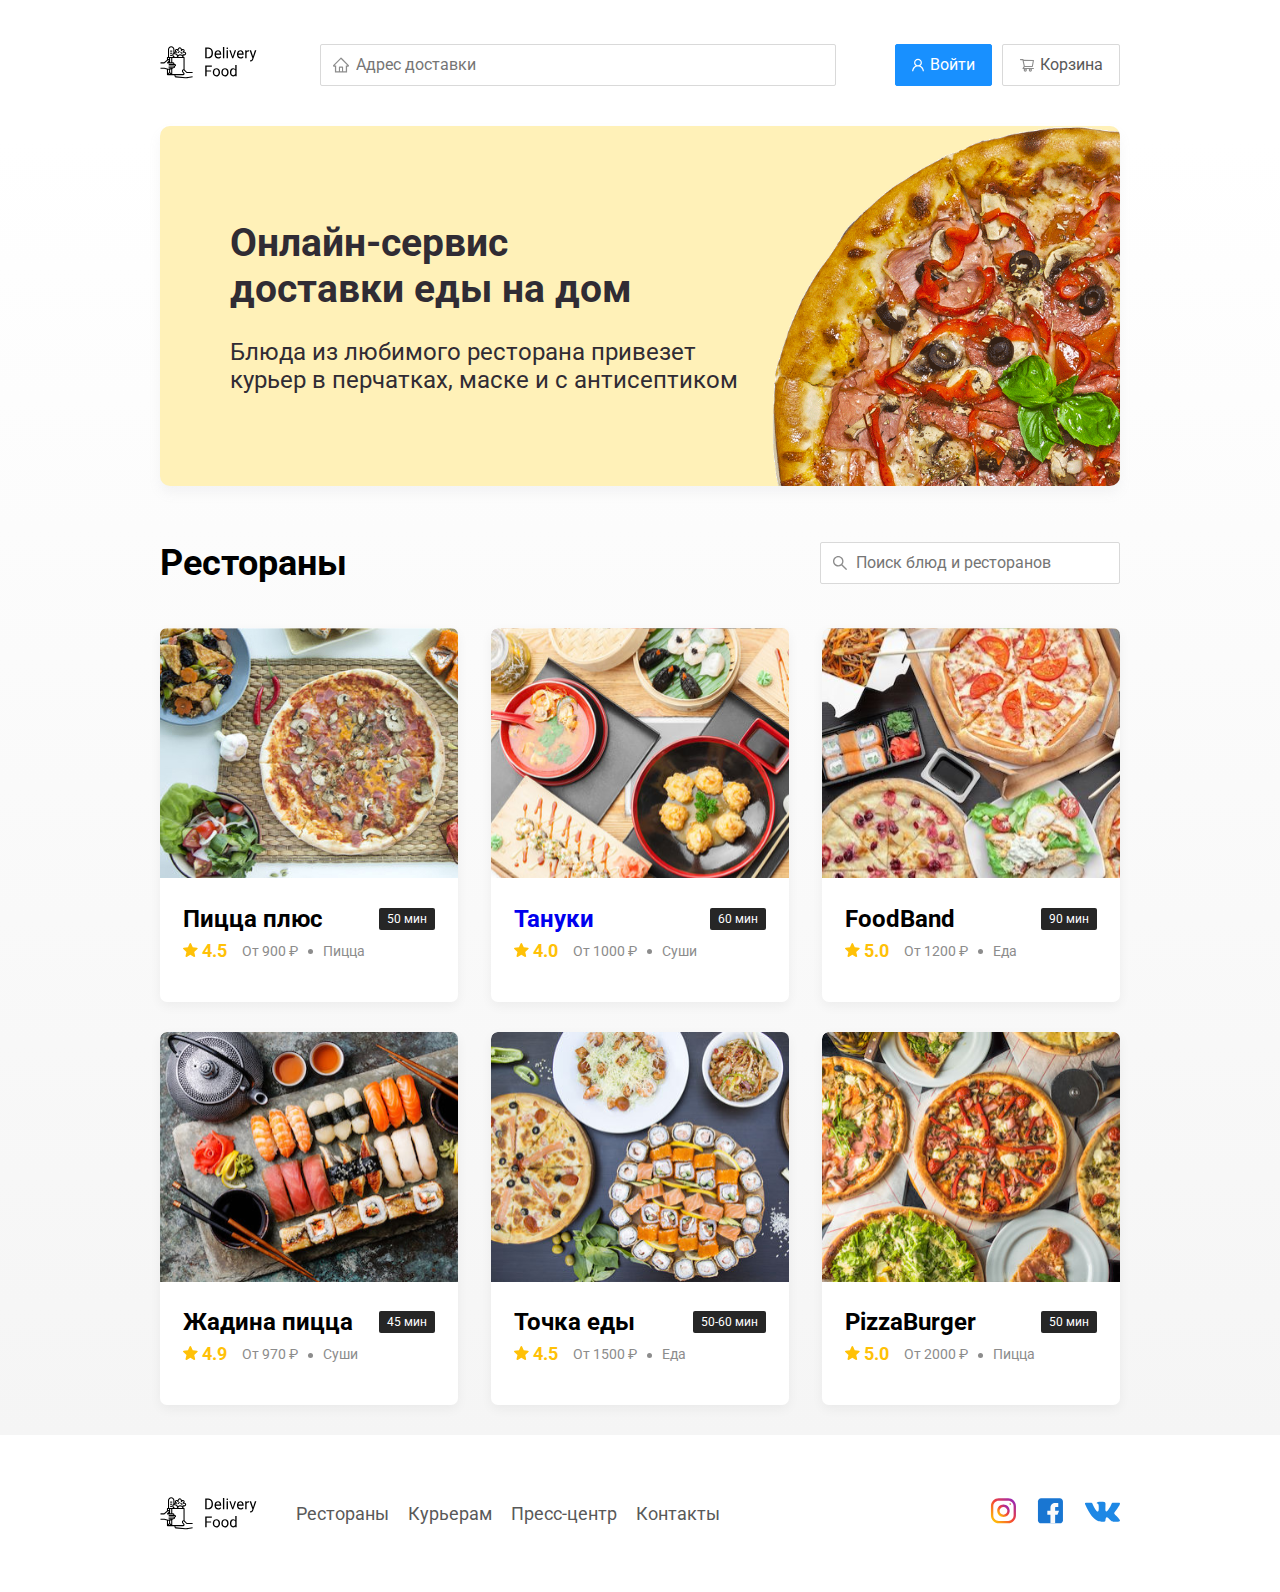
<file: index.html>
<!DOCTYPE html>
<html lang="ru">
<head>
    <meta charset="UTF-8">
    <meta name="viewport" content="width=device-width, initial-scale=1.0">
    <title>Delivery Food - доставка еды на дом</title>
    <link href="https://fonts.googleapis.com/css?family=Roboto:400,700&display=swap" rel="stylesheet">
    <link rel="stylesheet" href="css/normalize.css">
    <link rel="stylesheet" href="css/style.css">
</head>
<body>
    <div class="container">
        <header class="header">
            <a href="index.html" class="logo">
                <img src="img/logo.svg" alt="Logo">
            </a>
            <input type="text" class="input input-address" placeholder="Адрес доставки">
            <div class="buttons">
                <button class="button button-primary">
                    <img src="img/user.svg" alt="user" class="button-icon">
                    <span class="button-text">Войти</span>
                </button>
                <button class="button">
                    <img src="img/shopping-card.svg" alt="shopping-card" class="button-icon">
                    <span class="button-text">Корзина</span>
                </button>
            </div>
        </header>
    </div>
    <!-- /.container -->
    <main class="main">
        <div class="container">
            <section class="promo">
                <h1 class="promo-title">Онлайн-сервис <br> доставки еды на дом</h1>
                <p class="promo-text">Блюда из любимого ресторана привезет курьер в перчатках, маске и с антисептиком</p>
            </section>
            <section class="restaurant">
                <div class="section-heading">
                    <h2 class="section-title">Рестораны</h2>
                    <input type="text" class="input input-search" placeholder="Поиск блюд и ресторанов">
                </div>
                <div class="cards">
                    <!-- /.cards -->
                    <div class="card">
                        <img src="img/image.jpg" alt="card-image" class="card-image">
                        <div class="card-text">
                            <div class="card-heading">
                                <h3 class="card-title">Пицца плюс</h3>
                                <span class="card-tag tag">50 мин</span>
                            </div>
                            <!-- /.card-heading -->
                            <div class="card-info">
                                <div class="rating">
                                    <img src="img/rating.svg" alt="rating" class="rating-star"> 4.5
                                </div>
                                <div class="price">От 900 ₽</div>
                                <div class="category">Пицца</div>
                            </div>
                            <!-- /.card-info -->
                        </div>
                        <!-- /.card-text -->
                    </div>
                    <!-- /.card -->
                    <a href="restaurant.html" class="card">
                        <img src="img/tanuki.svg" alt="card-image" class="card-image">
                        <div class="card-text">
                            <div class="card-heading">
                                <h3 class="card-title">Тануки</h3>
                                <span class="card-tag tag">60 мин</span>
                            </div>
                            <!-- /.card-heading -->
                            <div class="card-info">
                                <div class="rating">
                                    <img src="img/rating.svg" alt="rating" class="rating-star"> 4.0
                                </div>
                                <div class="price">От 1000 ₽</div>
                                <div class="category">Суши</div>
                            </div>
                            <!-- /.card-info -->
                        </div>
                        <!-- /.card-text -->
                    </a>
                    <!-- /.card -->
                    <div class="card">
                        <img src="img/foodband.svg" alt="card-image" class="card-image">
                        <div class="card-text">
                            <div class="card-heading">
                                <h3 class="card-title">FoodBand</h3>
                                <span class="card-tag tag">90 мин</span>
                            </div>
                            <!-- /.card-heading -->
                            <div class="card-info">
                                <div class="rating">
                                    <img src="img/rating.svg" alt="rating" class="rating-star"> 5.0
                                </div>
                                <div class="price">От 1200 ₽</div>
                                <div class="category">Еда</div>
                            </div>
                            <!-- /.card-info -->
                        </div>
                        <!-- /.card-text -->
                    </div>
                    <!-- /.card -->
                    <div class="card">
                        <img src="img/zhadina.svg" alt="card-image" class="card-image">
                        <div class="card-text">
                            <div class="card-heading">
                                <h3 class="card-title">Жадина пицца</h3>
                                <span class="card-tag tag">45 мин</span>
                            </div>
                            <!-- /.card-heading -->
                            <div class="card-info">
                                <div class="rating">
                                    <img src="img/rating.svg" alt="rating" class="rating-star"> 4.9
                                </div>
                                <div class="price">От 970 ₽</div>
                                <div class="category">Суши</div>
                            </div>
                            <!-- /.card-info -->
                        </div>
                        <!-- /.card-text -->
                    </div>
                    <!-- /.card -->
                    <div class="card">
                        <img src="img/tochka_edy.svg" alt="card-image" class="card-image">
                        <div class="card-text">
                            <div class="card-heading">
                                <h3 class="card-title">Точка еды</h3>
                                <span class="card-tag tag">50-60 мин</span>
                            </div>
                            <!-- /.card-heading -->
                            <div class="card-info">
                                <div class="rating">
                                    <img src="img/rating.svg" alt="rating" class="rating-star"> 4.5
                                </div>
                                <div class="price">От 1500 ₽</div>
                                <div class="category">Еда</div>
                            </div>
                            <!-- /.card-info -->
                        </div>
                        <!-- /.card-text -->
                    </div>
                    <!-- /.card -->
                    <div class="card">
                        <img src="img/burger.svg" alt="card-image" class="card-image">
                        <div class="card-text">
                            <div class="card-heading">
                                <h3 class="card-title">PizzaBurger</h3>
                                <span class="card-tag tag">50 мин</span>
                            </div>
                            <!-- /.card-heading -->
                            <div class="card-info">
                                <div class="rating">
                                    <img src="img/rating.svg" alt="rating" class="rating-star"> 5.0
                                </div>
                                <div class="price">От 2000 ₽</div>
                                <div class="category">Пицца</div>
                            </div>
                            <!-- /.card-info -->
                        </div>
                        <!-- /.card-text -->
                    </div>
                    <!-- /.card -->
                </div>
            </section>
        </div>
        <!-- /.container -->
    </main>
    
    <footer class="footer">
        <div class="container">
            <div class="footer-block">
                <img src="img/logo.svg" alt="logo" class="logo footer-logo">
                <nav class="footer-nav">
                    <a href="#" class="footer-link">Рестораны</a>
                    <a href="#" class="footer-link">Курьерам</a>
                    <a href="#" class="footer-link">Пресс-центр</a>
                    <a href="#" class="footer-link">Контакты</a>
                </nav>
                <div class="social-links">
                    <a href="#" class="social-link"><img src="img/insta.svg" alt="instagram"></a>
                    <a href="#" class="social-link"><img src="img/facebook.svg" alt="facebook"></a>
                    <a href="#" class="social-link"><img src="img/vk.svg" alt="vk"></a>
                </div>
                <!-- /.social-links -->
            </div>
            <!-- /.footer-block -->
        </div>
    </footer>
</body>
</html>
</file>
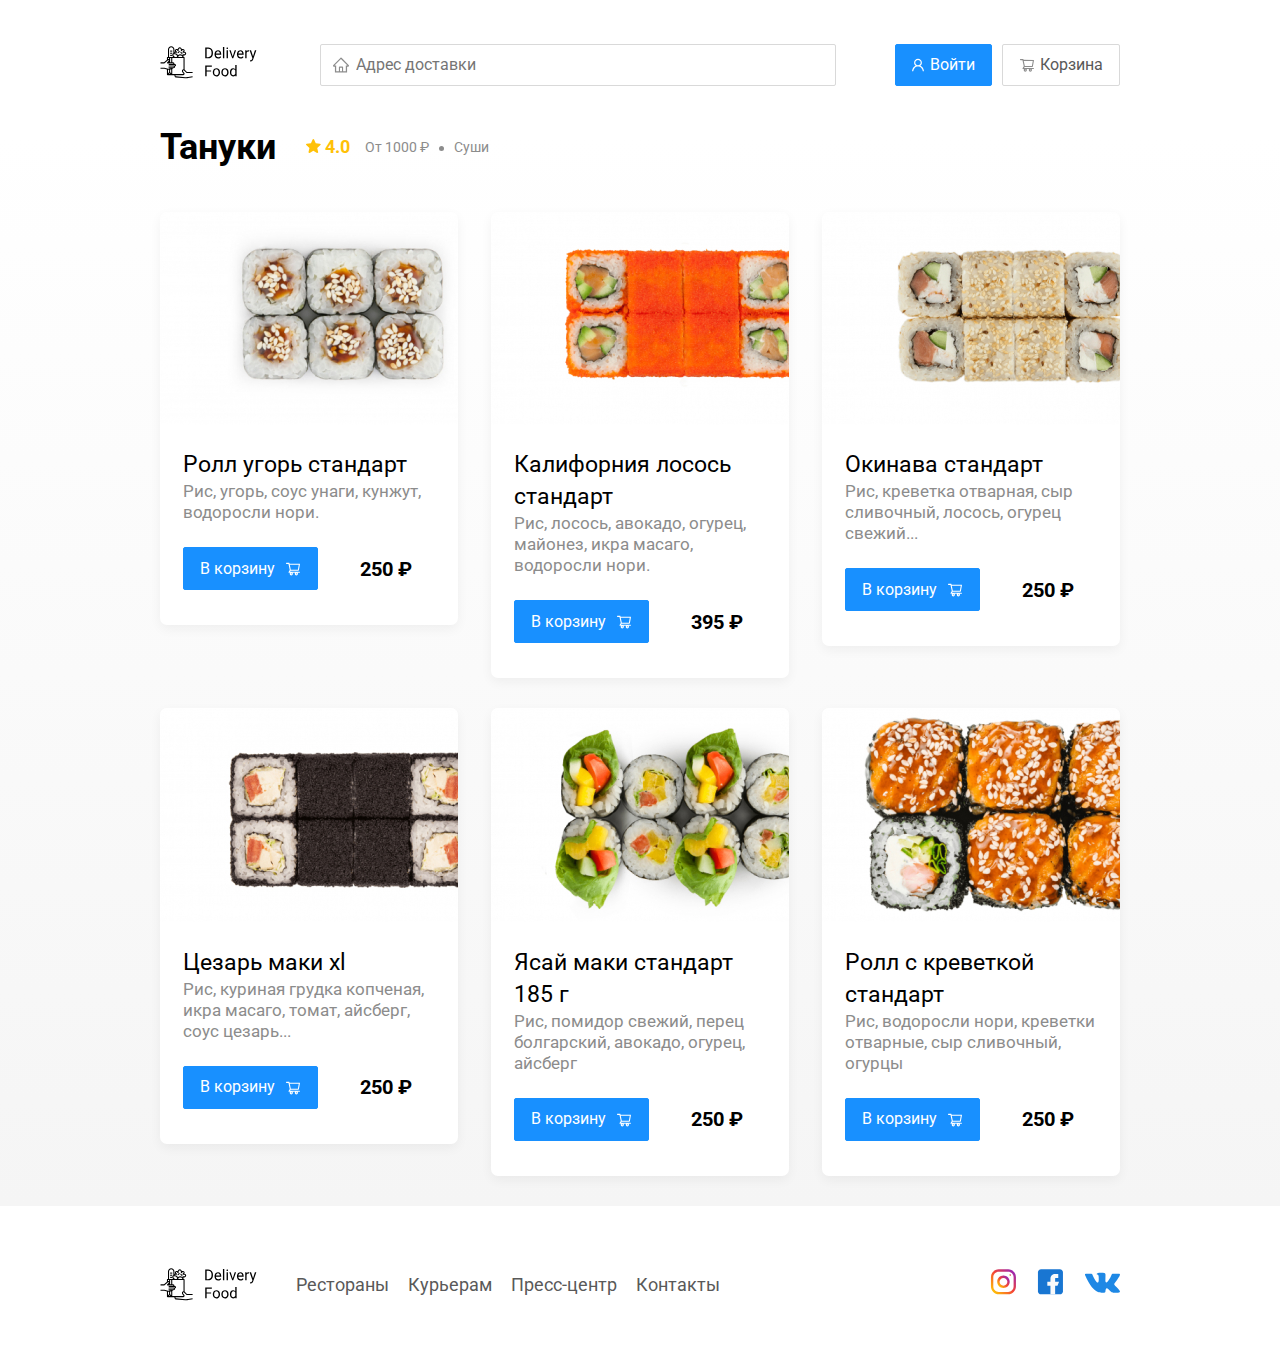
<file: restaurant.html>
<!DOCTYPE html>
<html lang="ru">
<head>
    <meta charset="UTF-8">
    <meta name="viewport" content="width=device-width, initial-scale=1.0">
    <title>Тануки - доставка еды на дом</title>
    <link href="https://fonts.googleapis.com/css?family=Roboto:400,700&display=swap" rel="stylesheet">
    <link rel="stylesheet" href="css/animate.min.css">
    <link rel="stylesheet" href="css/styles.css">
    <link rel="stylesheet" href="css/normalize.css">
</head>
<body>
    <div class="container">
        <header class="header">
            <a href="index.html" class="logo">
                <img src="img/logo.svg" alt="Logo">
            </a>
            <input type="text" class="input input-address" placeholder="Адрес доставки">
            <div class="buttons">
                <button class="button button-primary">
                    <img src="img/user.svg" alt="user" class="button-icon">
                    <span class="button-text">Войти</span>
                </button>
                <button class="button" id="card-button">
                    <img src="img/shopping-card.svg" alt="shopping-card" class="button-icon">
                    <span class="button-text">Корзина</span>
                </button>
            </div>
        </header>
    </div> 
	<!-- /.container -->

    <main class="main">
        <div class="container">
            <section class="restaurant">
                <div class="section-heading">
                    <h2 class="section-title">Тануки</h2>
                    <div class="card-info">
                        <div class="rating"><img src="img/rating.svg" alt="rating" class="rating-star"> 4.0</div>
                        <div class="price">От 1000 ₽</div>
                        <div class="category">Суши</div>
                    </div> 
					<!-- /.card-info -->
                </div>
                <div class="cards">
                    <!-- /.cards -->
                    <div class="card wow animate__animated animate__fadeInUp" data-wow-delay="0.4s">
                        <img src="img/roll.jpg" alt="card-image" class="card-image">
                        <div class="card-text">
                            <div class="card-heading">
                                <h3 class="card-title">Ролл угорь стандарт</h3>
                            </div> 
							<!-- /.card-heading -->
                            <div class="card-info">
                                <div class="ingredients">Рис, угорь, соус унаги, кунжут, водоросли нори.</div>
                            </div> 
							<!-- /.card-info -->
                            <div class="card-buttons">
                                <button class="button button-primary">
                                    <span class="button-card-text">В корзину</span>
                                    <img src="img/icon.svg" alt="shopping-cart" class="card-button-image">
                                </button>
                                <strong class="card-price-bold"> 250 ₽</strong>
                            </div>
                        </div> 
						<!-- /.card-text -->
                    </div> 
					<!-- /.card -->
                    <div class="card wow animate__animated animate__fadeInUp" data-wow-delay="0.6s">
                        <img src="img/kalifornia.jpg" alt="card-image" class="card-image">
                        <div class="card-text">
                            <div class "card-heading">
                                <h3 class="card-title">Калифорния лосось стандарт</h3>
                            </div> 
							<!-- /.card-heading -->
                            <div class="card-info">
                                <div class="ingredients">Рис, лосось, авокадо, огурец, майонез, икра масаго, водоросли нори.</div>
                            </div> 
							<!-- /.card-info -->
                            <div class="card-buttons">
                                <button class="button button-primary">
                                    <span class="button-card-text">В корзину</span>
                                    <img src="img/icon.svg" alt="shopping-cart" class="card-button-image">
                                </button>
                                <strong class="card-price-bold"> 395 ₽</strong>
                            </div>
                        </div> 
						<!-- /.card-text -->
                    </div> 
					<!-- /.card -->
                    <div class="card wow animate__animated animate__fadeInUp" data-wow-delay="0.8s">
                        <img src="img/okinava.jpg" alt="card-image" class="card-image">
                        <div class="card-text">
                            <div class="card-heading">
                                <h3 class="card-title">Окинава стандарт</h3>
                            </div> 
							<!-- /.card-heading -->
                            <div class="card-info">
                                <div class="ingredients">Рис, креветка отварная, сыр сливочный, лосось, огурец свежий...</div>
                            </div> 
							<!-- /.card-info -->
                            <div class="card-buttons">
                                <button class="button button-primary">
                                    <span class="button-card-text">В корзину</span>
                                    <img src="img/icon.svg" alt="shopping-cart" class="card-button-image">
                                </button>
                                <strong class="card-price-bold"> 250 ₽</strong>
                            </div>
                        </div> 
						<!-- /.card-text -->
                    </div> 
					<!-- /.card -->
                    <div class="card wow animate__animated animate__fadeInUp" data-wow-delay="1s">
                        <img src="img/ceasar.jpg" alt="card-image" class="card-image">
                        <div class="card-text">
                            <div class="card-heading">
                                <h3 class="card-title">Цезарь маки хl</h3>
                            </div> 
							<!-- /.card-heading -->
                            <div class="card-info">
                                <div class="ingredients">Рис, куриная грудка копченая, икра масаго, томат, айсберг, соус цезарь...</div>
                            </div> 
							<!-- /.card-info -->
                            <div class="card-buttons">
                                <button class="button button-primary">
                                    <span class="button-card-text">В корзину</span>
                                    <img src="img/icon.svg" alt="shopping-cart" class="card-button-image">
                                </button>
                                <strong class="card-price-bold"> 250 ₽</strong>
                            </div>
                        </div> 
						<!-- /.card-text -->
                    </div> 
					<!-- /.card -->
                    <div class="card wow animate__animated animate__fadeInUp" data-wow-delay="1.2s">
                        <img src="img/jasaj.jpg" alt="card-image" class="card-image">
                        <div class="card-text">
                            <div class="card-heading">
                                <h3 class="card-title">Ясай маки стандарт 185 г</h3>
                            </div> 
							<!-- /.card-heading -->
                            <div class="card-info">
                                <div class="ingredients">Рис, помидор свежий, перец болгарский, авокадо, огурец, айсберг</div>
                            </div> 
							<!-- /.card-info -->
                            <div class="card-buttons">
                                <button class="button button-primary">
                                    <span class="button-card-text">В корзину</span>
                                    <img src="img/icon.svg" alt="shopping-cart" class="card-button-image">
                                </button>
                                <strong class="card-price-bold"> 250 ₽</strong>
                            </div>
                        </div> 
						<!-- /.card-text -->
                    </div> 
					<!-- /.card -->
                    <div class="card wow animate__animated animate__fadeInUp" data-wow-delay="1.4s">
                        <img src="img/shrimp.jpg" alt="card-image">
                        <div class="card-text">
                            <div class="card-heading">
                                <h3 class="card-title">Ролл с креветкой стандарт</h3>
                            </div> 
							<!-- /.card-heading -->
                            <div class="card-info">
                                <div class="ingredients">Рис, водоросли нори, креветки отварные, сыр сливочный, огурцы</div>
                            </div> 
							<!-- /.card-info -->
                            <div class="card-buttons">
                                <button class="button button-primary">
                                    <span class="button-card-text">В корзину</span>
                                    <img src="img/icon.svg" alt="shopping-cart" class="card-button-image">
                                </button>
                                <strong class="card-price-bold"> 250 ₽</strong>
                            </div>
                        </div> 
						<!-- /.card-text -->
                    </div> 
					<!-- /.card -->
                </div>
            </section>
        </div> 
		<!-- /.container -->
    </main>

    <footer class="footer">
        <div class="container">
            <div class="footer-block">
                <img src="img/logo.svg" alt="logo" class="logo footer-logo">
                <nav class="footer-nav">
                    <a href="#" class="footer-link">Рестораны</a>
                    <a href="#" class="footer-link">Курьерам</a>
                    <a href="#" class="footer-link">Пресс-центр</a>
                    <a href="#" class="footer-link">Контакты</a>
                </nav>
                <div class="social-links">
                    <a href="#" class="social-link"><img src="img/insta.svg" alt="instagram"></a>
                    <a href="#" class="social-link"><img src="img/facebook.svg" alt="facebook"></a>
                    <a href="#" class="social-link"><img src="img/vk.svg" alt="vk"></a>
                </div> 
				<!-- /.social-links -->
            </div> 
			<!-- /.footer-block -->
        </div>
    </footer>
    
    <div class="modal">
        <div class="modal-dialog wow animate__animated animate__fadeInUp" data-wow-delay="0.5s">
            <div class="modal-header">
                <h3 class="modal-title">Корзина</h3>
                <button class="close">&times;</button>
            </div> 
			<!-- /.modal-header -->
            <div class="modal-body">
                <div class="food-row">
                    <span class="food-name">Ролл угорь стандарт</span>
                    <strong class="food-price"> 250 ₽</strong>
                    <div class="food-counter">
                        <button class="counter-button">-</button>
                        <span class="counter">1</span>
                        <button class="counter-button">+</button>
                    </div>
                </div> 
				<!-- /.foods-row -->
                <div class="food-row">
                    <span class="food-name">Ролл угорь стандарт</span>
                    <strong class="food-price"> 250 ₽</strong>
                    <div class="food-counter">
                        <button class="counter-button">-</button>
                        <span class="counter">1</span>
                        <button class="counter-button">+</button>
                    </div>
                </div> 
				<!-- /.foods-row -->
                <div class="food-row">
                    <span class="food-name">Ролл угорь стандарт</span>
                    <strong class="food-price"> 250 ₽</strong>
                    <div class="food-counter">
                        <button class="counter-button">-</button>
                        <span class="counter">1</span>
                        <button class="counter-button">+</button>
                    </div>
                </div> 
				<!-- /.foods-row -->
                <div class="food-row">
                    <span class="food-name">Ролл угорь стандарт</span>
                    <strong class="food-price"> 250 ₽</strong>
                    <div class="food-counter">
                        <button class="counter-button">-</button>
                        <span class="counter">1</span>
                        <button class="counter-button">+</button>
                    </div>
                </div> 
				<!-- /.foods-row -->
                <div class="food-row">
                    <span class="food-name">Ролл угорь стандарт</span>
                    <strong class="food-price"> 250 ₽</strong>
                    <div class="food-counter">
                        <button class="counter-button">-</button>
                        <span class="counter">1</span>
                        <button class="counter-button">+</button>
                    </div>
                </div> 
				<!-- /.foods-row -->
            </div> 
			<!-- /.modal-body -->
            <div class="modal-footer">
                <span class="modal-pricetag"> 1250 ₽</span>
                <div class="footer-buttons">
                    <button class="button button-primary">Оформить заказ</button>
                    <button class="button">Отмена</button>
                </div>
            </div> 
			<!-- /.modal-footer -->
        </div> 
		<!-- /.modal-dialog -->
    </div>

    <script src="js/wow.min.js"></script>
    <script src="js/main.js"></script>
</body>
</html>
</file>
<file: css/style.css>
* {
    box-sizing: border-box;
}

body {
    font-family: "Roboto", sans-serif;
    padding-top: 44px;
}

.container {
    max-width: 1200px;
    margin: auto;
}

.main {
    background: linear-gradient(180deg, rgba(245, 245, 245, 0) 1.04%, #f5f5f5 100%);
}

.header {
    display: flex;
    align-items: center;
    justify-content: space-between;
    margin-bottom: 40px;
}

.input {
    background: #ffffff;
    border: 1px solid #d9d9d9;
    border-radius: 2px;
    font-size: 16px;
    line-height: 24px;
    padding: 8px;
    padding-left: 35px;
    background-repeat: no-repeat;
    background-position: left 11px center;
}

.input-address {
    flex: 0.8;
    background-image: url(../img/home.svg);
}

.input-search {
    width: 300px;
    background-image: url(../img/search.svg);
}

.buttons {
    display: flex;
    align-items: center;
}

.button {
    display: flex;
    align-items: center;
    padding: 8px 16px;  
    background: #ffffff;
    border: 1px solid #d9d9d9;
    box-sizing: border-box;
    box-shadow: 0px 0px 2px rgba(0, 0, 0, 0.0015);
    border-radius: 2px;
    color: #595959;
    font-size: 16px;
    line-height: 24px;
}

.button-primary {
    background: #1890ff;
    border: 1px solid #1890ff;
    color: #ffffff;
    margin-right: 10px;
}

.button-icon {
    margin-right: 6px;
    vertical-align: middle;
}

.button-text {
    vertical-align: middle;
}

.promo {
    box-shadow: 0px 7px 12px rgba(158, 158, 163, 0.1);
    background: #fff1b8 url(../img/promo.png) no-repeat top 5px right -0px / 500px;
    border-radius: 10px;
    padding: 68px 70px;
    margin-bottom: 56px;
}

.promo-title {
    font-style: normal;
    font-weight: bold;
    font-size: 39px;
    line-height: 46px;
    color: #302c34;
}

.promo-text {
    max-width: 538px;
    font-style: normal;
    font-weight: normal;
    font-size: 24px;
    line-height: 28px;
    color: #302c34;
}

.section-heading {
    display: flex;
    align-items: center;
    justify-content: space-between;
    margin-bottom: 44px;
}

.section-title {
    font-style: normal;
    font-weight: bold;
    font-size: 36px;
    line-height: 42px;
    margin: 0;
    color: #000000;
}

.cards {
    display: flex;
    align-items: flex-start;
    justify-content: space-between;
    flex-wrap: wrap;
}

.card {
    background: #ffffff;
    box-shadow: 0px 4px 12px rgba(0, 0, 0, 0.05);
    border-radius: 7px;
    overflow: hidden;
    margin-bottom: 30px;
    flex-basis: 31%;
    text-decoration: none;
}

.card-image {
    width: 384px;
    height: 250px;
    object-fit: cover;
}

.card-text {
    padding-top: 20px;
    padding-bottom: 35px;
    padding-left: 23px;
    padding-right: 23px;
}

.card-heading {
    display: flex;
    align-items: center;
    justify-content: space-between;
}

.card-title {
    margin: 0;
    font-style: normal;
    font-weight: bold;
    font-size: 24px;
    line-height: 32px;
}

.card-tag {
    font-style: normal;
    font-weight: normal;
    font-size: 12px;
    line-height: 20px;
    color: #ffffff;
    background: #262626;
    border-radius: 2px;
    padding: 1px 8px;
}

.card-info {
    display: flex;
    align-items: center;
    flex-wrap: wrap;
}

.rating {
    margin-right: 26px;
    color: #ffc107;
    font-weight: bold;
    font-size: 18px;
    line-height: 32px;
}

.price, .category {
    color: #8c8c8c;
    font-size: 18px;
    line-height: 32px;
}

.price {
    margin-right: 10px;
}

.category {
    text-overflow: ellipsis;
    overflow: hidden;
    white-space: nowrap;
    max-width: 150px;
}

.price:after {
    content: "";
    width: 5px;
    height: 5px;
    background: #8c8c8c;
    display: inline-block;
    vertical-align: middle;
    border-radius: 50%;
    margin-left: 10px;
}

.footer {
    padding: 60px 0;
    padding-left: 120px;
    padding-right: 120px;
}

.footer-block {
    display: flex;
    align-items: center;
    justify-content: space-between;
}

.footer-nav {
    margin-left: 35px;
    margin-right: auto;
}

.footer-link {
    display: inline-block;
    color: #595959;
    font-style: normal;
    font-weight: normal;
    font-size: 18px;
    line-height: 21px;
    text-decoration: none;
}

.footer-link:not(:last-child) {
    margin-right: 15px;
}

.social-links {
    display: flex;
    align-items: center;
}

.social-link:not(:last-child) {
    margin-right: 21px;
}

@media (max-width: 1366px) {
    .container {
        max-width: 960px;
    }

    .promo {
        background-position: top right -250px;
        background-size: 600px;
    }

    .rating {
        margin-right: 15px;
    }

    .category, .price {
        font-size: 14px;
    } 
}

@media (max-width: 992px) {
    .container {
        max-width: 750px;
    }

    .promo {
        padding: 50px;
        background-position: top 10px right -200px;
        background-size: 500px;
    }

    .promo-text {
        font-size: 18px;
        max-width: 400px;
    }

    .card {
        flex-basis: 49%;
    }

    .footer-link {
        font-size: 16px;
    }
}

@media (max-width: 768px) {
    .container {
        max-width: 650px;
    }

    .promo {
        background-position: top 10px right -200px;
        background-size: 400px;
    }

    .promo-text {
        font-size: 18px;
        max-width: 310px;
    }

    .card-info {
        flex-wrap: wrap;
    }

    .rating {
        flex-basis: 100%;
    }

    .card-title {
        font-size: 18px;
    }
}

@media (max-width: 579px) {
    .container {
        width: 90%;
    }

    .header {
        flex-wrap: wrap;
    }

    .input-address {
        margin-top: 15px;
        order: 5;
        flex: 1;
    }

    .promo {
        background-image: none;
    }

    .promo-title {
        font-size: 30px;
        margin-bottom: 10px;
    }

    .promo-text {
        font-size: 18px;
        max-width: 500px;
    }

    .section-title {
        font-size: 20px;
    }

    .card {
        flex-basis: 100%;
    }

    .card-image {
        width: 100%;
    }

    .card-title {
        font-size: 20px;
    }

    .footer {
        padding-left: 30px;
        padding-right: 30px;
    }

    .footer-block {
        align-items: flex-start;
    }

    .footer-nav {
        margin-left: 0;
        margin-right: 0;
        order: 0;
        display: flex;
        flex-direction: column;
    }

    .footer-logo {
        order: 1;
    }

    .social-links {
        order: 2;
    }
}

@media (max-width: 480px) {
    .promo {
        padding: 20px;
    }

    .section-heading {
        flex-wrap: wrap;
    }

    .footer-block {
        flex-wrap: wrap;
        flex-direction: column;
        align-items: center;
    }

    .footer-logo {
        order: 0;
        margin-bottom: 20px;
    }

    .footer-nav {
        margin-bottom: 20px;
    }
    
    .footer-link:not(:last-child) {
        margin-right: 0;
    }
}
</file>
<file: css/styles.css>
* {
    box-sizing: border-box;
}

body {
    font-family: "Roboto", sans-serif;
    padding-top: 44px;
}

.container {
    max-width: 1200px;
    margin: auto;
}

.main {
    background: linear-gradient(180deg, rgba(245, 245, 245, 0) 1.04%, #f5f5f5 100%);
}

.header {
    display: flex;
    align-items: center;
    justify-content: space-between;
    margin-bottom: 40px;
}

.input {
    background: #ffffff;
    border: 1px solid #d9d9d9;
    border-radius: 2px;
    font-size: 16px;
    line-height: 24px;
    padding: 8px;
    padding-left: 35px;
    background-repeat: no-repeat;
    background-position: left 11px center;
}

.input-address {
    flex: 0.8;
    background-image: url(../img/home.svg);
}

.input-search {
    width: 300px;
    background-image: url(../img/search.svg);
}

.buttons {
    display: flex;
    align-items: center;
}

.button {
    display: flex;
    align-items: center;
    padding: 8px 16px;
    background: #ffffff;
    border: 1px solid #d9d9d9;
    box-sizing: border-box;
    box-shadow: 0px 0px 2px rgba(0, 0, 0, 0.0015);
    border-radius: 2px;
    color: #595959;
    font-size: 16px;
    line-height: 24px;
}

.button-primary {
    background: #1890ff;
    border: 1px solid #1890ff;
    color: #ffffff;
    margin-right: 10px;
}

.button-icon {
    margin-right: 6px;
    vertical-align: middle;
}

.button-card-text {
    margin-right: 10px;
}

.button-text {
    vertical-align: middle;
}

.promo {
    box-shadow: 0px 7px 12px rgba(158, 158, 163, 0.1);
    background: #fff1b8 url(../img/promo.png) no-repeat top 5px right -0px / 500px;
    border-radius: 10px;
    padding: 68px 70px;
    margin-bottom: 56px;
}

.promo-title {
    font-style: normal;
    font-weight: bold;
    font-size: 39px;
    line-height: 46px;
    color: #302c34;
}

.promo-text {
    max-width: 538px;
    font-style: normal;
    font-weight: normal;
    font-size: 24px;
    line-height: 28px;
    color: #302c34;
}

.section-heading {
    display: flex;
    align-items: center;
    margin-bottom: 44px;
}

.section-title {
    font-style: normal;
    font-weight: 700;
    font-size: 36px;
    line-height: 42px;
    margin: 0;
    color: #000000;
    margin-right: 30px;
}

.cards {
    display: flex;
    align-items: flex-start;
    justify-content: space-between;
    flex-wrap: wrap;
}

.card {
    background: #ffffff;
    box-shadow: 0px 4px 12px rgba(0, 0, 0, 0.05);
    border-radius: 7px;
    overflow: hidden;
    margin-bottom: 30px;
    flex-basis: 31%;
}

.card-image {
    width: 384px;
    max-height: 250px;
    object-fit: cover;
}

.card-text {
    padding-top: 20px;
    padding-bottom: 35px;
    padding-left: 23px;
    padding-right: 23px;
}

.card-heading {
    display: flex;
    align-items: center;
    justify-content: space-between;
}

.card-title {
    margin: 0;
    font-style: normal;
    font-weight: 400;
    font-size: 23px;
    line-height: 32px;
}

.card-tag {
    font-style: normal;
    font-weight: normal;
    font-size: 12px;
    line-height: 20px;
    color: #ffffff;
    background: #262626;
    border-radius: 2px;
    padding: 1px 8px;
}

.card-info {
    display: flex;
    align-items: center;
    flex-wrap: wrap;
}

.card-buttons {
    display: flex;
    align-items: center;
    margin-top: 24px;
}

.card-price-bold {
    font-weight: bold;
    font-size: 20px;
    line-height: 32px;
    margin-left: 32px;
}

.rating {
    margin-right: 26px;
    color: #ffc107;
    font-weight: bold;
    font-size: 18px;
    line-height: 32px;
}

.price,
.category {
    color: #8c8c8c;
    font-size: 18px;
    line-height: 32px;
}

.price {
    margin-right: 10px;
}

.ingredients {
    color: #8c8c8c;
    font-size: 17px;
    line-height: 21px;
}

.price:after {
    content: "";
    width: 5px;
    height: 5px;
    background: #8c8c8c;
    display: inline-block;
    vertical-align: middle;
    border-radius: 50%;
    margin-left: 10px;
}

.footer {
    padding: 60px 0;
    padding-left: 120px;
    padding-right: 120px;
}

.footer-block {
    display: flex;
    align-items: center;
    justify-content: space-between;
}

.footer-nav {
    margin-left: 35px;
    margin-right: auto;
}

.footer-link {
    display: inline-block;
    color: #595959;
    font-style: normal;
    font-weight: normal;
    font-size: 18px;
    line-height: 21px;
    text-decoration: none;
}

.footer-link:not(:last-child) {
    margin-right: 15px;
}

.social-links {
    display: flex;
    align-items: center;
}

.social-link:not(:last-child) {
    margin-right: 21px;
}

.modal {
    position: fixed;
    left: 0;
    top: 0;
    width: 100%;
    height: 100%;
    background: rgba(0, 0, 0, 0.4);
    display: none;
}

.is-open {
    display: flex;
}

.modal-dialog {
    max-width: 780px;
    width: 95%;
    background: #ffffff;
    border-radius: 5px;
    margin: auto;
    padding: 40px 45px;
}

.modal-header {
    display: flex;
    align-items: center;
    justify-content: space-between;
    margin-bottom: 45px;
}

.modal-title {
    margin: 0;
    font-weight: bold;
    font-size: 36px;
    line-height: 42px;
}

.close {
    font-size: 36px;
    border: none;
    background-color: transparent;
}

.modal-body {
    margin-bottom: 52px;
}

.food-row {
    display: flex;
    align-items: flex-start;
    justify-content: space-between;
    padding-bottom: 8px;
    border-bottom: 1px solid #d9d9d9;
    margin-bottom: 15px;
}

.food-name {
    font-weight: normal;
    font-size: 18px;
    line-height: 32px;
}

.food-price {
    margin-left: auto;
    margin-right: 47px;
    font-weight: bold;
    font-size: 20px;
    line-height: 32px;
}

.food-counter {
    display: flex;
    align-items: center;
}

.counter-button {
    display: flex;
    align-items: center;
    justify-content: center;
    width: 39px;
    height: 32px;
    background: #ffffff;
    border: 1px solid #40a9ff;
    box-sizing: border-box;
    border-radius: 2px;
    font-weight: normal;
    font-size: 14px;
    line-height: 22px;
    color: #40a9ff;
}

.counter {
    font-size: 16px;
    line-height: 24px;
    margin-left: 10px;
    margin-right: 10px;
}

.modal-footer {
    display: flex;
    align-items: center;
    justify-content: space-between;
}

.footer-buttons {
    display: flex;
    align-items: center;
    justify-content: space-between;
}

.modal-pricetag {
    background: #262626;
    border-radius: 5px;
    color: #ffffff;
    padding: 15px 20px;
    font-size: 20px;
    line-height: 23px;
}

@media (max-width: 1366px) {
    .container {
        max-width: 960px;
    }

    .promo {
        background-position: top right -250px;
        background-size: 600px;
    }

    .rating {
        margin-right: 15px;
    }

    .category,
    .price {
        font-size: 14px;
    }
}

@media (max-width: 992px) {
    .container {
        max-width: 750px;
    }

    .promo {
        padding: 50px;
        background-position: top 10px right -200px;
        background-size: 500px;
    }

    .promo-text {
        font-size: 18px;
        max-width: 400px;
    }

    .card {
        flex-basis: 49%;
    }

    .footer-link {
        font-size: 16px;
    }

    .card-title {
        font-size: 18px;
    }

    .ingredients {
        font-size: 16px;
    }

    .card-image {
        max-height: 214px;
    }
}

@media (max-width: 768px) {
    .container {
        max-width: 650px;
    }

    .promo {
        background-position: top 10px right -200px;
        background-size: 400px;
    }

    .promo-text {
        font-size: 18px;
        max-width: 310px;
    }

    .card-info {
        flex-wrap: wrap;
    }

    .card, .rating {
        flex-basis: 100%;
    }

    .card-title {
        font-size: 18px;
    }

    .ingredients {
        font-size: 15px;
    }
}

@media (max-width: 579px) {
    .container {
        width: 90%;
    }

    .header {
        flex-wrap: wrap;
    }

    .input-address {
        margin-top: 15px;
        order: 5;
        flex: 1;
    }

    .promo {
        background-image: none;
    }

    .promo-title {
        font-size: 30px;
        margin-bottom: 10px;
    }

    .promo-text {
        font-size: 18px;
        max-width: 500px;
    }

    .section-title {
        font-size: 25px;
    }

    .card {
        flex-basis: 100%;
    }

    .card-title {
        font-size: 20px;
    }

    .footer {
        padding-left: 30px;
        padding-right: 30px;
    }

    .footer-block {
        align-items: flex-start;
    }

    .footer-nav {
        margin-left: 0;
        margin-right: 0;
        order: 0;
        display: flex;
        flex-direction: column;
    }

    .footer-logo {
        order: 1;
    }

    .social-links {
        order: 2;
    }
}

@media (max-width: 480px) {
    .promo {
        padding: 20px;
    }

    .section-heading {
        flex-wrap: wrap;
    }

    .footer-block {
        flex-wrap: wrap;
        flex-direction: column;
        align-items: center;
    }

    .footer-logo {
        order: 0;
        margin-bottom: 20px;
    }

    .footer-nav {
        margin-bottom: 20px;
    }

    .footer-link:not(:last-child) {
        margin-right: 0;
    }
}
</file>
